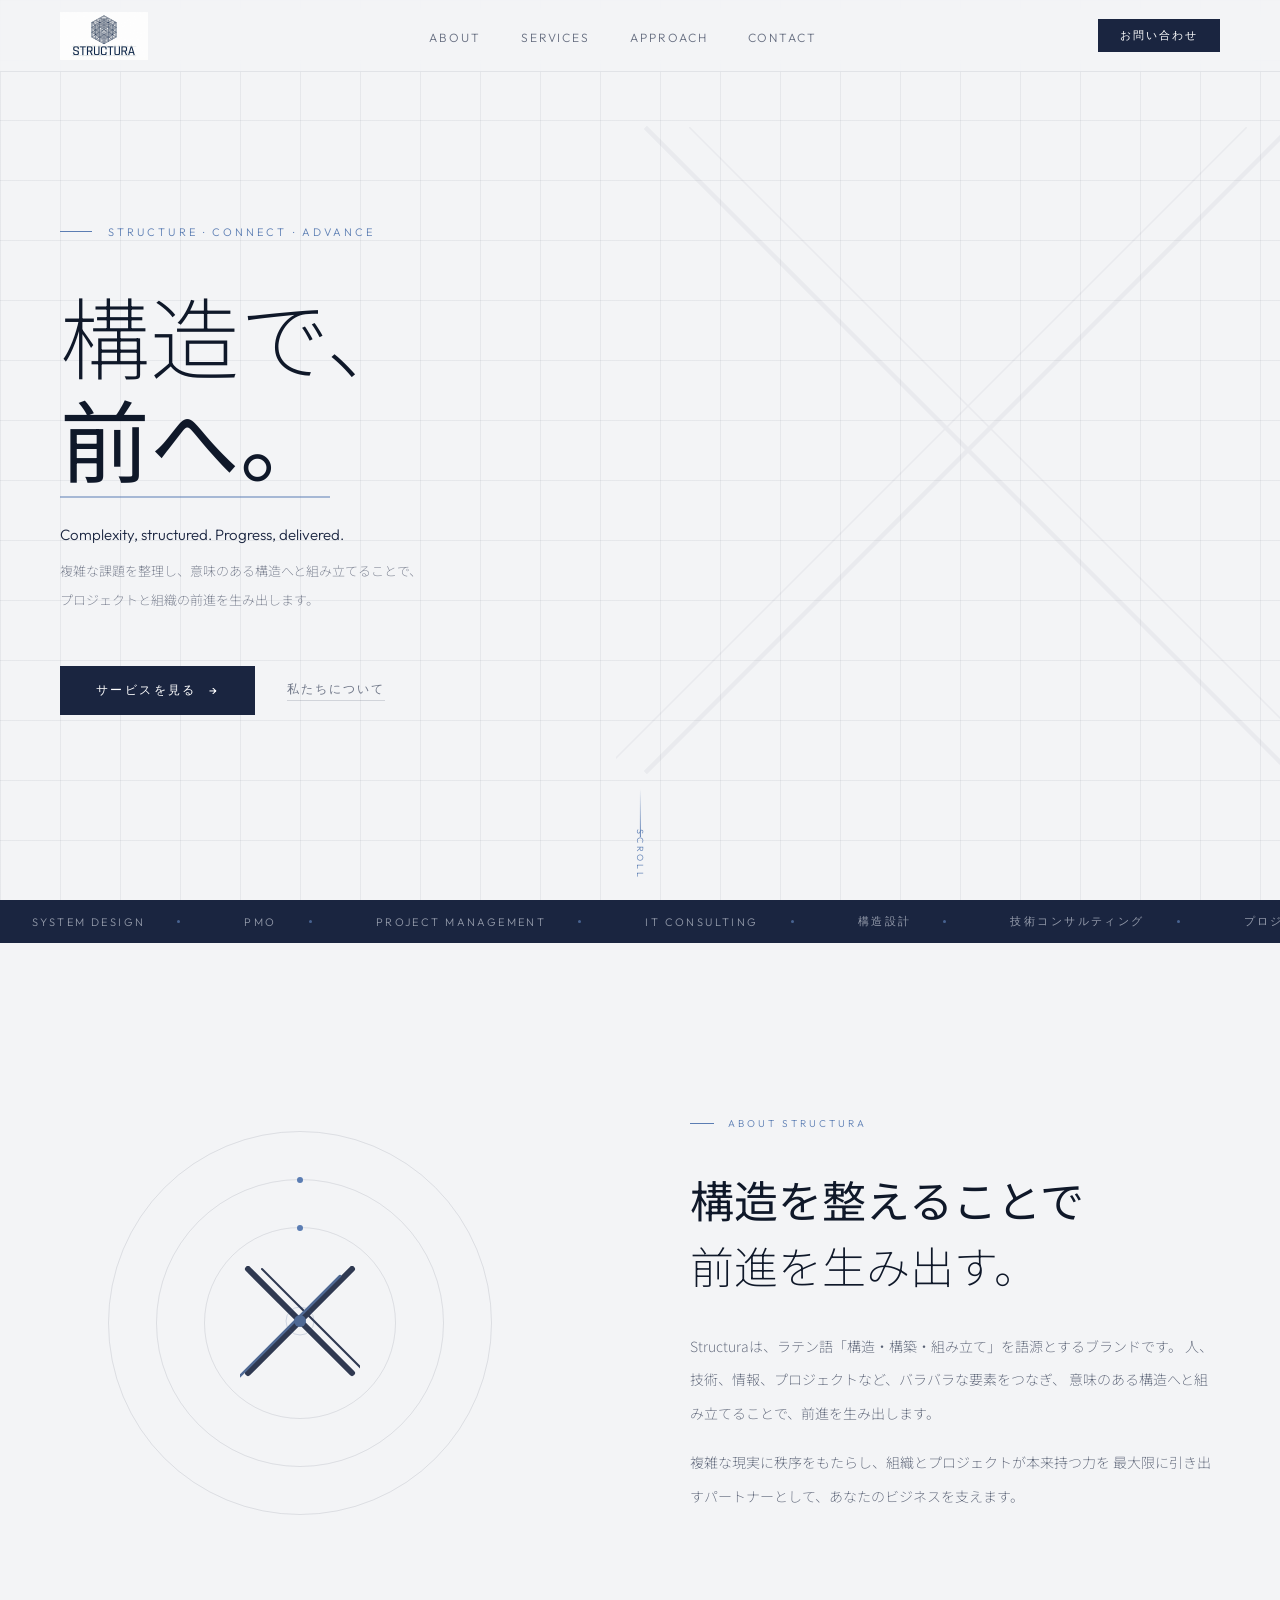
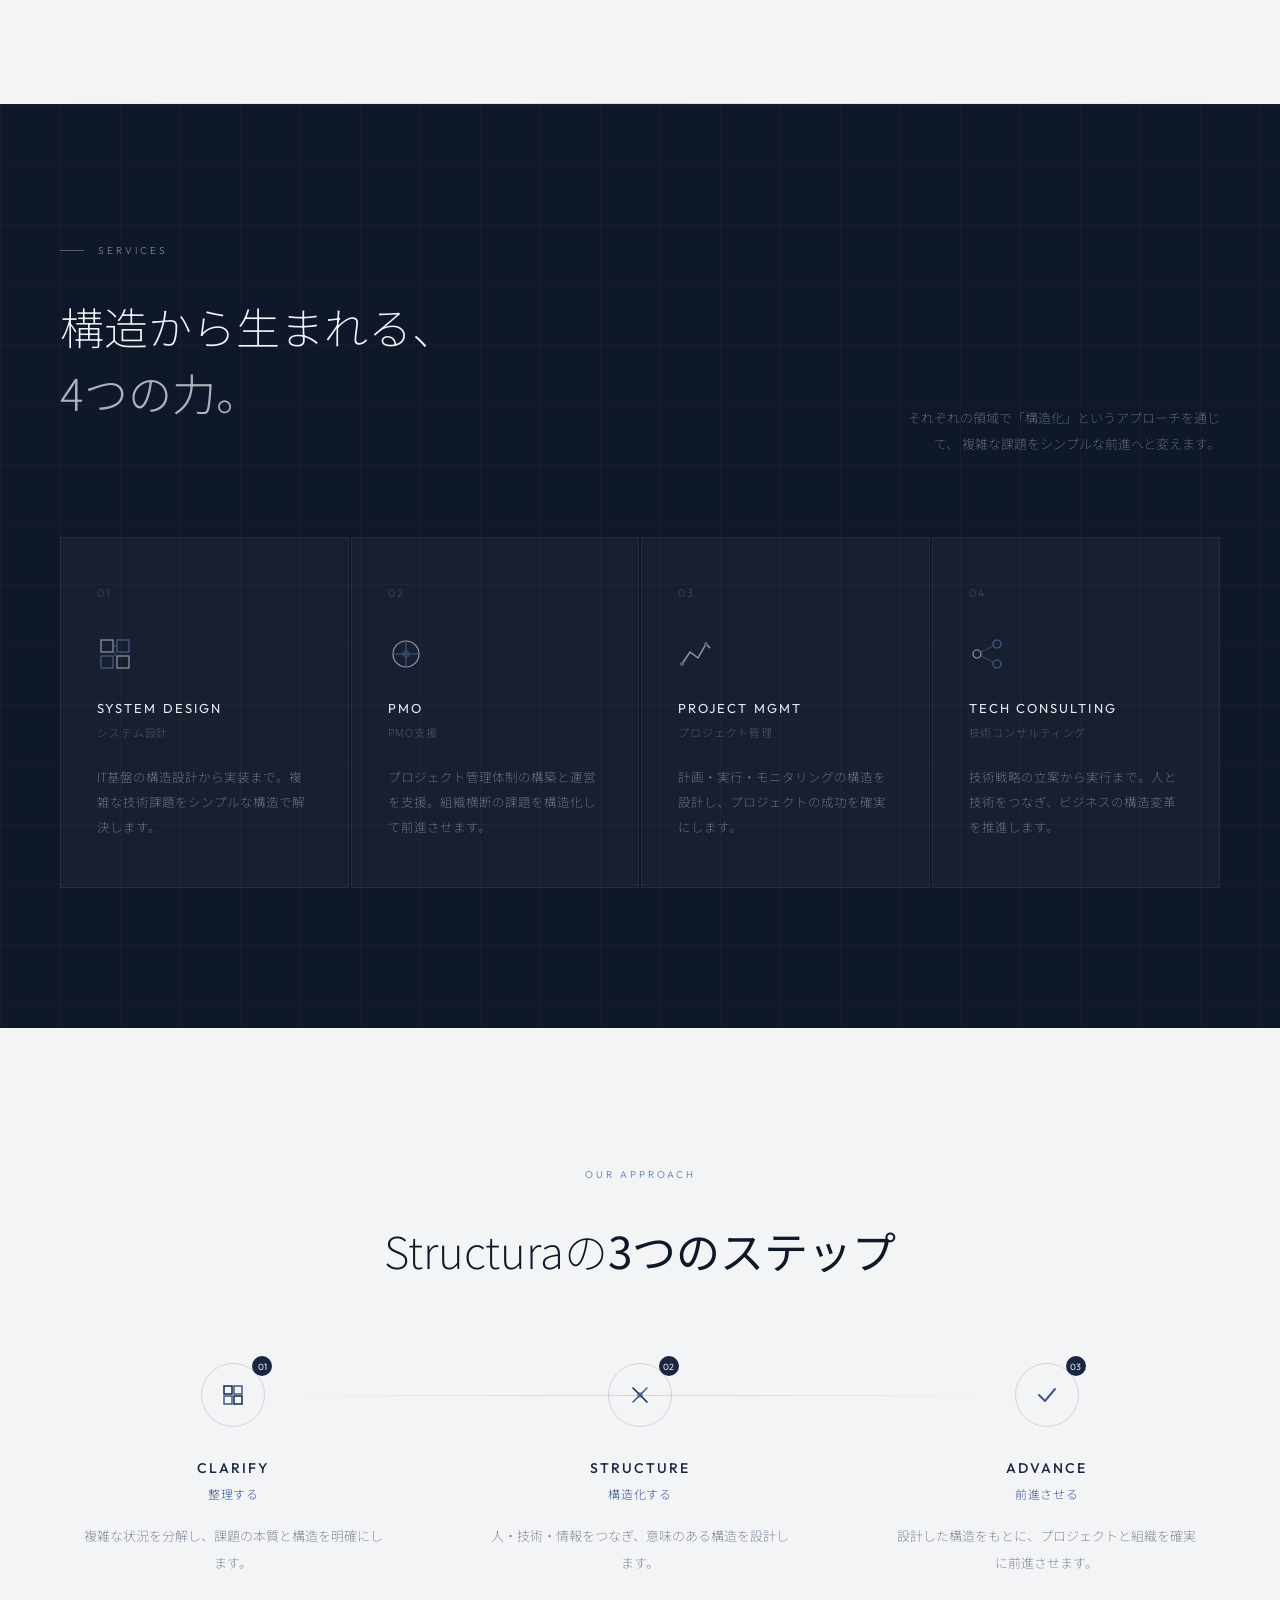
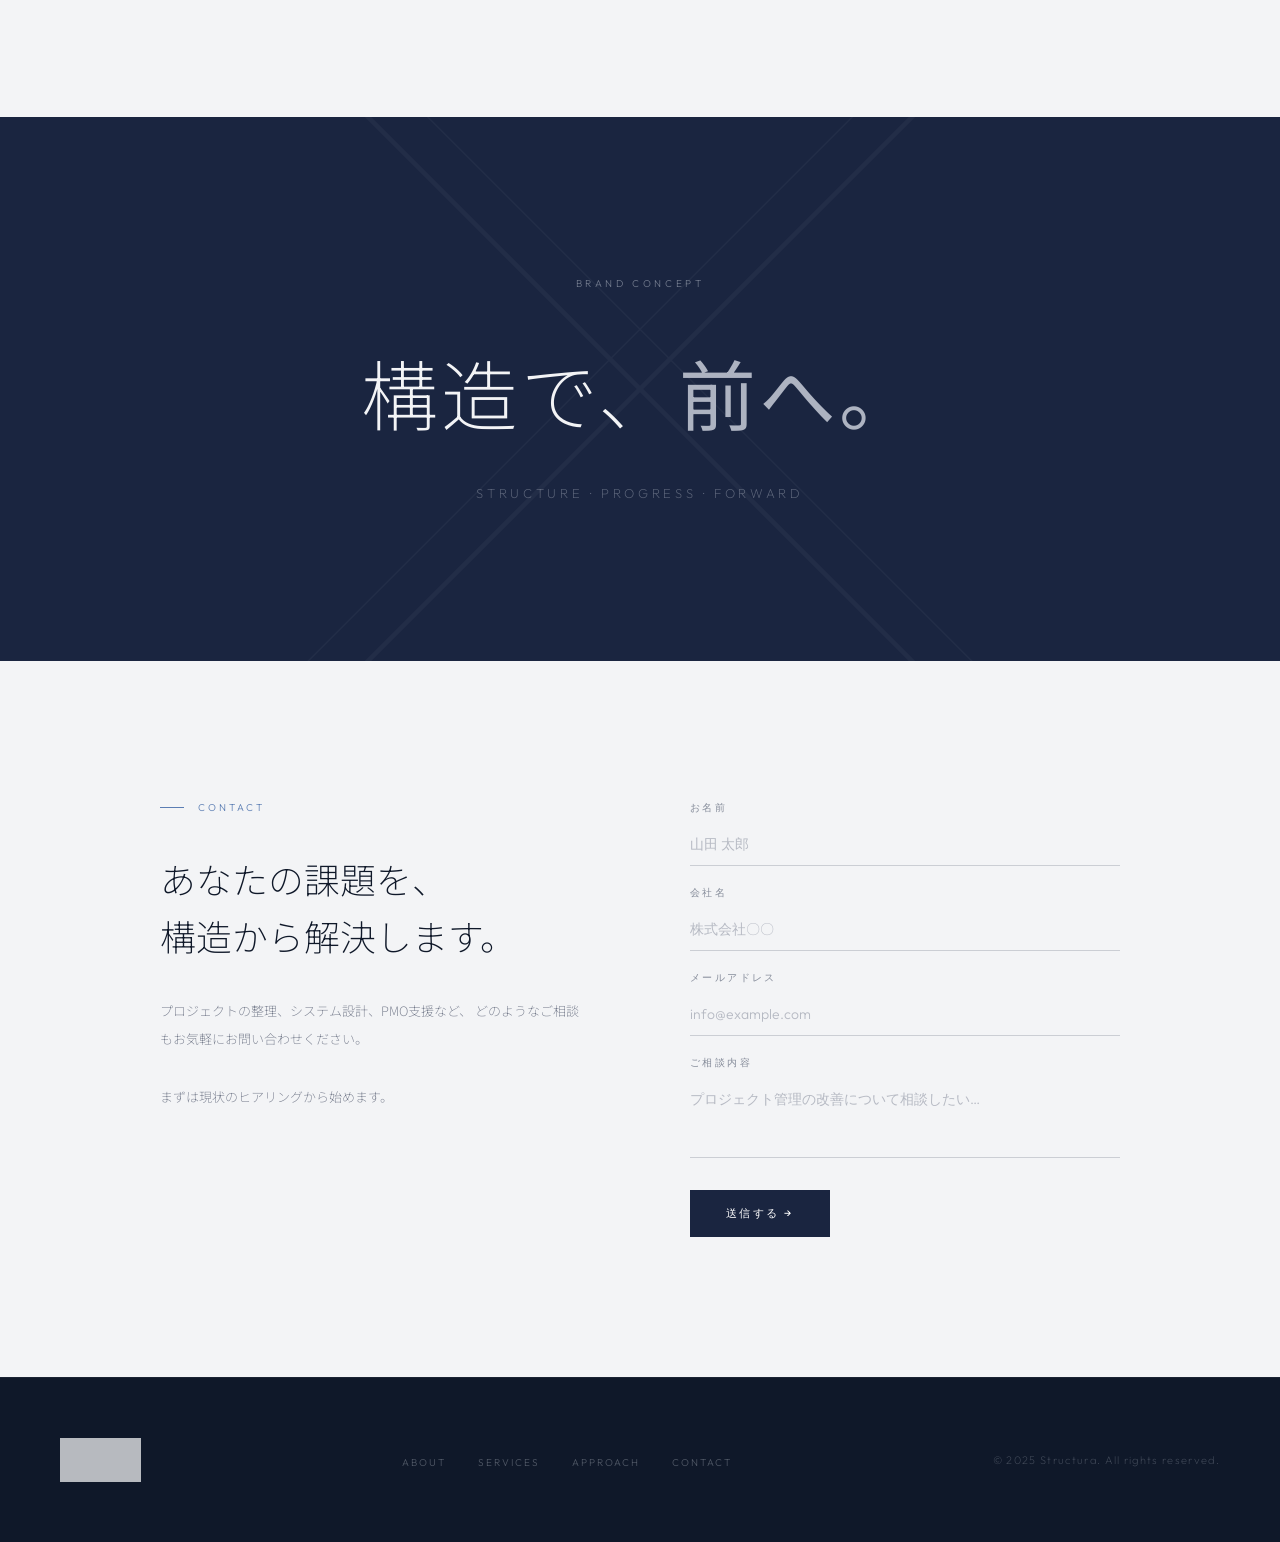
<file: index.html>
<!DOCTYPE html>
<html lang="ja">
<head>
  <meta charset="UTF-8">
  <meta name="viewport" content="width=device-width, initial-scale=1.0">
  <title>STRUCTURA — 構造で、前へ。</title>
  <link rel="preconnect" href="https://fonts.googleapis.com">
  <link href="https://fonts.googleapis.com/css2?family=Outfit:wght@200;300;400;500;600&family=Noto+Sans+JP:wght@200;300;400;500&display=swap" rel="stylesheet">
  <link rel="stylesheet" href="css/style.css">
</head>
<body>

<!-- ── NAV ── -->
<nav>
  <a class="nav-logo" href="#">
    <img src="img/logo.png" alt="STRUCTURA">
  </a>
  <ul class="nav-links">
    <li><a href="#about">About</a></li>
    <li><a href="#services">Services</a></li>
    <li><a href="#approach">Approach</a></li>
    <li><a href="#contact">Contact</a></li>
  </ul>
  <a href="#contact" class="nav-cta">お問い合わせ</a>
  <button class="nav-hamburger" id="hamburger" aria-label="メニュー">
    <span></span><span></span><span></span>
  </button>
</nav>

<!-- ── MOBILE MENU ── -->
<div class="mobile-menu" id="mobileMenu">
  <a href="#about">About</a>
  <a href="#services">Services</a>
  <a href="#approach">Approach</a>
  <a href="#contact">Contact</a>
  <a href="#contact" class="mobile-cta">お問い合わせ</a>
</div>

<!-- ── HERO ── -->
<section id="hero">
  <svg class="hero-bg-x" viewBox="0 0 480 480" fill="none" xmlns="http://www.w3.org/2000/svg">
    <line x1="20" y1="20" x2="460" y2="460" stroke="#1a2540" stroke-width="3"/>
    <line x1="460" y1="20" x2="20" y2="460" stroke="#1a2540" stroke-width="3"/>
    <line x1="20" y1="20" x2="460" y2="460" stroke="#1a2540" stroke-width="1" transform="translate(30,0)"/>
    <line x1="460" y1="20" x2="20" y2="460" stroke="#1a2540" stroke-width="1" transform="translate(-30,0)"/>
  </svg>

  <div class="hero-content">
    <div class="hero-eyebrow">
      <span>Structure · Connect · Advance</span>
    </div>
    <h1 class="hero-title">構造で、<br><em>前へ。</em></h1>
    <p class="hero-sub">Complexity, structured. Progress, delivered.</p>
    <p class="hero-sub-jp">
      複雑な課題を整理し、意味のある構造へと組み立てることで、<br>
      プロジェクトと組織の前進を生み出します。
    </p>
    <div class="hero-actions">
      <a href="#services" class="btn-primary"><span>サービスを見る</span> →</a>
      <a href="#about" class="btn-secondary">私たちについて</a>
    </div>
  </div>

  <div class="hero-scroll-hint">
    <div class="scroll-line"></div>
    <span class="scroll-text">Scroll</span>
  </div>
</section>

<!-- ── TICKER ── -->
<div class="ticker">
  <div class="ticker-track">
    <span class="ticker-item">System Design <span class="ticker-dot"></span></span>
    <span class="ticker-item">PMO <span class="ticker-dot"></span></span>
    <span class="ticker-item">Project Management <span class="ticker-dot"></span></span>
    <span class="ticker-item">IT Consulting <span class="ticker-dot"></span></span>
    <span class="ticker-item">構造設計 <span class="ticker-dot"></span></span>
    <span class="ticker-item">技術コンサルティング <span class="ticker-dot"></span></span>
    <span class="ticker-item">プロジェクトマネジメント <span class="ticker-dot"></span></span>
    <span class="ticker-item">System Design <span class="ticker-dot"></span></span>
    <span class="ticker-item">PMO <span class="ticker-dot"></span></span>
    <span class="ticker-item">Project Management <span class="ticker-dot"></span></span>
    <span class="ticker-item">IT Consulting <span class="ticker-dot"></span></span>
    <span class="ticker-item">構造設計 <span class="ticker-dot"></span></span>
    <span class="ticker-item">技術コンサルティング <span class="ticker-dot"></span></span>
    <span class="ticker-item">プロジェクトマネジメント <span class="ticker-dot"></span></span>
  </div>
</div>

<!-- ── ABOUT ── -->
<section id="about">
  <div class="about-grid">
    <div class="about-visual reveal">
      <div class="about-visual-ring ring-1"></div>
      <div class="about-visual-ring ring-2"></div>
      <div class="about-visual-ring ring-3"></div>
      <div class="about-x-center">
        <svg viewBox="0 0 120 120" fill="none">
          <line x1="8" y1="8" x2="112" y2="112" stroke="#1a2540" stroke-width="6" stroke-linecap="round"/>
          <line x1="112" y1="8" x2="8" y2="112" stroke="#1a2540" stroke-width="6" stroke-linecap="round"/>
          <line x1="8" y1="8" x2="112" y2="112" stroke="#1a2540" stroke-width="2" stroke-linecap="round" transform="translate(14,0)"/>
          <line x1="112" y1="8" x2="8" y2="112" stroke="#3d5a8a" stroke-width="2.5" stroke-linecap="round" transform="translate(-12,7)"/>
          <circle cx="60" cy="60" r="6" fill="#3d5a8a"/>
          <circle cx="60" cy="60" r="14" stroke="#3d5a8a" stroke-width="0.75" stroke-opacity="0.3"/>
        </svg>
      </div>
    </div>

    <div class="about-text">
      <div class="section-label reveal"><span>About Structura</span></div>
      <h2 class="section-heading reveal reveal-delay-1">
        <strong>構造を整えることで</strong><br>前進を生み出す。
      </h2>
      <p class="section-body reveal reveal-delay-2">
        Structuraは、ラテン語「構造・構築・組み立て」を語源とするブランドです。
        人、技術、情報、プロジェクトなど、バラバラな要素をつなぎ、
        意味のある構造へと組み立てることで、前進を生み出します。
      </p>
      <p class="section-body reveal reveal-delay-3">
        複雑な現実に秩序をもたらし、組織とプロジェクトが本来持つ力を
        最大限に引き出すパートナーとして、あなたのビジネスを支えます。
      </p>
    </div>
  </div>
</section>

<div class="section-divider"></div>

<!-- ── SERVICES ── -->
<section id="services">
  <div class="services-header reveal">
    <div>
      <div class="section-label"><span>Services</span></div>
      <h2 class="section-heading">構造から生まれる、<br><strong style="font-weight:300;opacity:0.7">4つの力。</strong></h2>
    </div>
    <p class="services-header-note">
      それぞれの領域で「構造化」というアプローチを通じて、
      複雑な課題をシンプルな前進へと変えます。
    </p>
  </div>

  <div class="services-grid">
    <div class="service-card reveal">
      <div class="service-number">01</div>
      <svg class="service-icon" viewBox="0 0 36 36" fill="none">
        <rect x="4" y="4" width="12" height="12" stroke="#c8cdd8" stroke-width="1.2"/>
        <rect x="20" y="4" width="12" height="12" stroke="#5b7db3" stroke-width="1.2"/>
        <rect x="4" y="20" width="12" height="12" stroke="#5b7db3" stroke-width="1.2"/>
        <rect x="20" y="20" width="12" height="12" stroke="#c8cdd8" stroke-width="1.2"/>
        <line x1="16" y1="10" x2="20" y2="10" stroke="#5b7db3" stroke-width="1"/>
        <line x1="18" y1="16" x2="18" y2="20" stroke="#5b7db3" stroke-width="1"/>
      </svg>
      <div class="service-title">System Design</div>
      <div class="service-title-jp">システム設計</div>
      <p class="service-desc">IT基盤の構造設計から実装まで。複雑な技術課題をシンプルな構造で解決します。</p>
    </div>

    <div class="service-card reveal reveal-delay-1">
      <div class="service-number">02</div>
      <svg class="service-icon" viewBox="0 0 36 36" fill="none">
        <circle cx="18" cy="18" r="13" stroke="#c8cdd8" stroke-width="1.2"/>
        <line x1="18" y1="5" x2="18" y2="31" stroke="#5b7db3" stroke-width="1"/>
        <line x1="5" y1="18" x2="31" y2="18" stroke="#5b7db3" stroke-width="1"/>
        <circle cx="18" cy="18" r="4" fill="#3d5a8a" opacity="0.6"/>
      </svg>
      <div class="service-title">PMO</div>
      <div class="service-title-jp">PMO支援</div>
      <p class="service-desc">プロジェクト管理体制の構築と運営を支援。組織横断の課題を構造化して前進させます。</p>
    </div>

    <div class="service-card reveal reveal-delay-2">
      <div class="service-number">03</div>
      <svg class="service-icon" viewBox="0 0 36 36" fill="none">
        <polyline points="4,28 12,16 20,22 28,8 32,12" stroke="#c8cdd8" stroke-width="1.5" fill="none"/>
        <circle cx="4" cy="28" r="2" fill="#5b7db3"/>
        <circle cx="28" cy="8" r="2" fill="#5b7db3"/>
      </svg>
      <div class="service-title">Project Mgmt</div>
      <div class="service-title-jp">プロジェクト管理</div>
      <p class="service-desc">計画・実行・モニタリングの構造を設計し、プロジェクトの成功を確実にします。</p>
    </div>

    <div class="service-card reveal reveal-delay-3">
      <div class="service-number">04</div>
      <svg class="service-icon" viewBox="0 0 36 36" fill="none">
        <circle cx="8" cy="18" r="4" stroke="#c8cdd8" stroke-width="1.2"/>
        <circle cx="28" cy="8" r="4" stroke="#5b7db3" stroke-width="1.2"/>
        <circle cx="28" cy="28" r="4" stroke="#5b7db3" stroke-width="1.2"/>
        <line x1="12" y1="16" x2="24" y2="10" stroke="#5b7db3" stroke-width="1" opacity="0.7"/>
        <line x1="12" y1="20" x2="24" y2="26" stroke="#5b7db3" stroke-width="1" opacity="0.7"/>
      </svg>
      <div class="service-title">Tech Consulting</div>
      <div class="service-title-jp">技術コンサルティング</div>
      <p class="service-desc">技術戦略の立案から実行まで。人と技術をつなぎ、ビジネスの構造変革を推進します。</p>
    </div>
  </div>
</section>

<!-- ── APPROACH ── -->
<section id="approach">
  <div class="approach-inner">
    <div class="approach-header">
      <div class="section-label reveal"><span>Our Approach</span></div>
      <h2 class="section-heading reveal reveal-delay-1">Structuraの<strong>3つのステップ</strong></h2>
    </div>
    <div class="approach-steps">
      <div class="approach-step reveal">
        <div class="step-circle">
          <span class="step-num">01</span>
          <svg viewBox="0 0 22 22" fill="none">
            <rect x="2" y="2" width="8" height="8" stroke="#1a2540" stroke-width="1.5"/>
            <rect x="12" y="2" width="8" height="8" stroke="#3d5a8a" stroke-width="1.5"/>
            <rect x="2" y="12" width="8" height="8" stroke="#3d5a8a" stroke-width="1.5"/>
            <rect x="12" y="12" width="8" height="8" stroke="#1a2540" stroke-width="1.5"/>
          </svg>
        </div>
        <div class="step-title">Clarify</div>
        <div class="step-title-jp">整理する</div>
        <p class="step-desc">複雑な状況を分解し、課題の本質と構造を明確にします。</p>
      </div>
      <div class="approach-step reveal reveal-delay-1">
        <div class="step-circle">
          <span class="step-num">02</span>
          <svg viewBox="0 0 22 22" fill="none">
            <line x1="4" y1="4" x2="18" y2="18" stroke="#1a2540" stroke-width="1.5" stroke-linecap="round"/>
            <line x1="18" y1="4" x2="4" y2="18" stroke="#3d5a8a" stroke-width="1.5" stroke-linecap="round"/>
            <circle cx="11" cy="11" r="3" fill="#3d5a8a" opacity="0.5"/>
          </svg>
        </div>
        <div class="step-title">Structure</div>
        <div class="step-title-jp">構造化する</div>
        <p class="step-desc">人・技術・情報をつなぎ、意味のある構造を設計します。</p>
      </div>
      <div class="approach-step reveal reveal-delay-2">
        <div class="step-circle">
          <span class="step-num">03</span>
          <svg viewBox="0 0 22 22" fill="none">
            <polyline points="3,11 9,17 19,5" stroke="#3d5a8a" stroke-width="2" fill="none" stroke-linecap="round" stroke-linejoin="round"/>
          </svg>
        </div>
        <div class="step-title">Advance</div>
        <div class="step-title-jp">前進させる</div>
        <p class="step-desc">設計した構造をもとに、プロジェクトと組織を確実に前進させます。</p>
      </div>
    </div>
  </div>
</section>

<!-- ── CONCEPT ── -->
<section id="concept">
  <svg class="concept-x-bg" viewBox="0 0 600 600" fill="none">
    <line x1="20" y1="20" x2="580" y2="580" stroke="#ffffff" stroke-width="3"/>
    <line x1="580" y1="20" x2="20" y2="580" stroke="#ffffff" stroke-width="3"/>
    <line x1="20" y1="20" x2="580" y2="580" stroke="#ffffff" stroke-width="1" transform="translate(40,0)"/>
    <line x1="580" y1="20" x2="20" y2="580" stroke="#ffffff" stroke-width="1" transform="translate(-40,0)"/>
  </svg>
  <div class="concept-inner">
    <div class="concept-label reveal">Brand Concept</div>
    <div class="concept-quote reveal reveal-delay-1">構造で、<em>前へ。</em></div>
    <div class="concept-sub reveal reveal-delay-2">Structure · Progress · Forward</div>
  </div>
</section>

<!-- ── CONTACT ── -->
<section id="contact">
  <div class="contact-inner">
    <div class="contact-info">
      <div class="section-label reveal"><span>Contact</span></div>
      <h2 class="contact-tagline reveal reveal-delay-1">
        あなたの課題を、<br>構造から解決します。
      </h2>
      <p class="contact-note reveal reveal-delay-2">
        プロジェクトの整理、システム設計、PMO支援など、
        どのようなご相談もお気軽にお問い合わせください。<br><br>
        まずは現状のヒアリングから始めます。
      </p>
    </div>
    <div class="contact-form reveal reveal-delay-1">
      <div class="form-group">
        <label class="form-label">お名前</label>
        <input type="text" class="form-input" placeholder="山田 太郎">
      </div>
      <div class="form-group">
        <label class="form-label">会社名</label>
        <input type="text" class="form-input" placeholder="株式会社〇〇">
      </div>
      <div class="form-group">
        <label class="form-label">メールアドレス</label>
        <input type="email" class="form-input" placeholder="info@example.com">
      </div>
      <div class="form-group">
        <label class="form-label">ご相談内容</label>
        <textarea class="form-input" placeholder="プロジェクト管理の改善について相談したい…"></textarea>
      </div>
      <button class="form-submit">送信する →</button>
    </div>
  </div>
</section>

<!-- ── FOOTER ── -->
<footer>
  <a class="footer-logo" href="#">
    <img src="img/logo.png" alt="STRUCTURA">
  </a>
  <ul class="footer-links">
    <li><a href="#about">About</a></li>
    <li><a href="#services">Services</a></li>
    <li><a href="#approach">Approach</a></li>
    <li><a href="#contact">Contact</a></li>
  </ul>
  <p class="footer-copy">© 2025 Structura. All rights reserved.</p>
</footer>

<script src="js/main.js"></script>
</body>
</html>
</file>
<file: css/style.css>
:root {
  --navy: #1a2540;
  --navy-deep: #0f1829;
  --silver: #c8cdd8;
  --silver-light: #e8eaf0;
  --off-white: #f3f4f6;
  --white: #ffffff;
  --accent: #3d5a8a;
  --accent-light: #5b7db3;
  --grid: rgba(26,37,64,0.06);
}

*, *::before, *::after { box-sizing: border-box; margin: 0; padding: 0; }
html { scroll-behavior: smooth; }
body {
  font-family: 'Outfit', 'Noto Sans JP', sans-serif;
  background: var(--off-white);
  color: var(--navy);
  overflow-x: hidden;
}
body::before {
  content: '';
  position: fixed;
  inset: 0;
  background-image:
    linear-gradient(var(--grid) 1px, transparent 1px),
    linear-gradient(90deg, var(--grid) 1px, transparent 1px);
  background-size: 60px 60px;
  pointer-events: none;
  z-index: 0;
}

/* ── NAV ── */
nav {
  position: fixed;
  top: 0; left: 0; right: 0;
  z-index: 100;
  padding: 0 60px;
  height: 72px;
  display: flex;
  align-items: center;
  justify-content: space-between;
  background: rgba(243,244,246,0.88);
  backdrop-filter: blur(16px);
  border-bottom: 1px solid rgba(26,37,64,0.08);
  transition: background 0.3s;
}
.nav-logo { display: flex; align-items: center; text-decoration: none; }
.nav-logo img { height: 48px; width: auto; object-fit: contain; }
.nav-links { display: flex; gap: 40px; list-style: none; }
.nav-links a {
  font-family: 'Outfit', sans-serif;
  font-weight: 300;
  font-size: 12px;
  letter-spacing: 0.16em;
  color: var(--navy);
  text-decoration: none;
  opacity: 0.65;
  transition: opacity 0.25s;
  text-transform: uppercase;
}
.nav-links a:hover { opacity: 1; }
.nav-cta {
  font-family: 'Outfit', sans-serif;
  font-weight: 400;
  font-size: 11px;
  letter-spacing: 0.18em;
  text-transform: uppercase;
  color: var(--white);
  background: var(--navy);
  padding: 9px 22px;
  text-decoration: none;
  transition: background 0.25s;
}
.nav-cta:hover { background: var(--accent); }

/* ── HAMBURGER ── */
.nav-hamburger {
  display: none;
  flex-direction: column;
  justify-content: center;
  gap: 5px;
  width: 36px;
  height: 36px;
  cursor: pointer;
  background: none;
  border: none;
  padding: 4px;
  z-index: 200;
}
.nav-hamburger span {
  display: block;
  width: 100%;
  height: 1px;
  background: var(--navy);
  transition: transform 0.3s ease, opacity 0.3s ease;
  transform-origin: center;
}
.nav-hamburger.open span:nth-child(1) { transform: translateY(6px) rotate(45deg); }
.nav-hamburger.open span:nth-child(2) { opacity: 0; transform: scaleX(0); }
.nav-hamburger.open span:nth-child(3) { transform: translateY(-6px) rotate(-45deg); }

/* ── MOBILE MENU ── */
.mobile-menu {
  display: none;
  position: fixed;
  top: 64px; left: 0; right: 0;
  background: rgba(243,244,246,0.97);
  backdrop-filter: blur(20px);
  border-bottom: 1px solid rgba(26,37,64,0.08);
  padding: 32px 28px 40px;
  z-index: 99;
  flex-direction: column;
  transform: translateY(-8px);
  opacity: 0;
  transition: transform 0.3s ease, opacity 0.3s ease;
  pointer-events: none;
}
.mobile-menu.open {
  transform: translateY(0);
  opacity: 1;
  pointer-events: auto;
}
.mobile-menu a {
  display: block;
  font-family: 'Outfit', sans-serif;
  font-weight: 300;
  font-size: 13px;
  letter-spacing: 0.2em;
  text-transform: uppercase;
  color: var(--navy);
  text-decoration: none;
  padding: 16px 0;
  border-bottom: 1px solid rgba(26,37,64,0.07);
  opacity: 0.75;
  transition: opacity 0.2s;
}
.mobile-menu a:last-child { border-bottom: none; }
.mobile-menu a:hover { opacity: 1; }
.mobile-menu .mobile-cta {
  margin-top: 24px;
  display: block;
  text-align: center;
  font-weight: 400;
  color: var(--white);
  background: var(--navy);
  padding: 14px 28px;
  border-bottom: none !important;
  opacity: 1 !important;
}

/* ── HERO ── */
#hero {
  position: relative;
  min-height: 100vh;
  display: flex;
  align-items: center;
  padding: 120px 60px 80px;
  overflow: hidden;
}
.hero-bg-x {
  position: absolute;
  right: -40px; top: 50%;
  transform: translateY(-50%);
  width: 55vw; max-width: 780px;
  opacity: 0.045;
  pointer-events: none;
}
.hero-content { position: relative; z-index: 2; max-width: 760px; }
.hero-eyebrow {
  display: flex;
  align-items: center;
  gap: 16px;
  margin-bottom: 44px;
  opacity: 0;
  animation: fadeUp 0.9s ease 0.2s forwards;
}
.hero-eyebrow::before {
  content: '';
  display: block;
  width: 32px; height: 1px;
  background: var(--accent-light);
}
.hero-eyebrow span {
  font-family: 'Outfit', sans-serif;
  font-weight: 300;
  font-size: 11px;
  letter-spacing: 0.28em;
  text-transform: uppercase;
  color: var(--accent-light);
}
.hero-title {
  font-family: 'Noto Sans JP', sans-serif;
  font-weight: 200;
  font-size: clamp(52px, 7vw, 92px);
  line-height: 1.15;
  color: var(--navy-deep);
  margin-bottom: 32px;
  opacity: 0;
  animation: fadeUp 1s ease 0.4s forwards;
}
.hero-title em {
  font-style: normal;
  font-weight: 400;
  position: relative;
}
.hero-title em::after {
  content: '';
  position: absolute;
  bottom: 4px; left: 0;
  width: 100%; height: 2px;
  background: var(--accent-light);
  opacity: 0.5;
}
.hero-sub {
  font-family: 'Outfit', sans-serif;
  font-weight: 300;
  font-size: 15px;
  line-height: 1.9;
  color: var(--navy);
  max-width: 480px;
  opacity: 0;
  animation: fadeUp 1s ease 0.6s forwards;
}
.hero-sub-jp {
  font-family: 'Noto Sans JP', sans-serif;
  font-weight: 200;
  font-size: 13px;
  line-height: 2.2;
  color: rgba(26,37,64,0.6);
  margin-top: 8px;
  opacity: 0;
  animation: fadeUp 1s ease 0.7s forwards;
}
.hero-actions {
  margin-top: 52px;
  display: flex;
  align-items: center;
  gap: 32px;
  opacity: 0;
  animation: fadeUp 1s ease 0.8s forwards;
}
.btn-primary {
  display: inline-flex;
  align-items: center;
  gap: 12px;
  font-family: 'Outfit', sans-serif;
  font-weight: 400;
  font-size: 12px;
  letter-spacing: 0.2em;
  text-transform: uppercase;
  color: var(--white);
  background: var(--navy);
  padding: 16px 36px;
  text-decoration: none;
  position: relative;
  overflow: hidden;
  transition: all 0.3s ease;
}
.btn-primary::before {
  content: '';
  position: absolute;
  left: -100%; top: 0;
  width: 100%; height: 100%;
  background: var(--accent);
  transition: left 0.3s ease;
  z-index: 0;
}
.btn-primary:hover::before { left: 0; }
.btn-primary span { position: relative; z-index: 1; }
.btn-secondary {
  font-family: 'Outfit', sans-serif;
  font-weight: 300;
  font-size: 12px;
  letter-spacing: 0.16em;
  text-transform: uppercase;
  color: var(--navy);
  text-decoration: none;
  opacity: 0.6;
  border-bottom: 1px solid rgba(26,37,64,0.25);
  padding-bottom: 2px;
  transition: opacity 0.25s;
}
.btn-secondary:hover { opacity: 1; }
.hero-scroll-hint {
  position: absolute;
  bottom: 40px; left: 50%;
  transform: translateX(-50%);
  display: flex;
  flex-direction: column;
  align-items: center;
  gap: 8px;
  opacity: 0;
  animation: fadeIn 1s ease 1.5s forwards;
}
.scroll-line {
  width: 1px; height: 48px;
  background: linear-gradient(to bottom, transparent, var(--accent-light));
  animation: scrollPulse 2s ease-in-out infinite;
}
.scroll-text {
  font-family: 'Outfit', sans-serif;
  font-weight: 300;
  font-size: 9px;
  letter-spacing: 0.3em;
  text-transform: uppercase;
  color: var(--accent-light);
  transform: rotate(90deg);
  margin-top: 4px;
}

/* ── DIVIDER ── */
.section-divider {
  width: 100%; height: 1px;
  background: linear-gradient(to right, transparent, var(--navy), transparent);
  opacity: 0.12;
}

/* ── TICKER ── */
.ticker {
  background: var(--navy);
  padding: 14px 0;
  overflow: hidden;
  position: relative;
  z-index: 2;
}
.ticker-track {
  display: flex;
  animation: ticker 24s linear infinite;
  white-space: nowrap;
}
.ticker-item {
  display: inline-flex;
  align-items: center;
  gap: 32px;
  padding: 0 32px;
  font-family: 'Outfit', sans-serif;
  font-weight: 300;
  font-size: 11px;
  letter-spacing: 0.22em;
  text-transform: uppercase;
  color: var(--silver);
  opacity: 0.7;
}
.ticker-dot {
  width: 3px; height: 3px;
  background: var(--accent-light);
  border-radius: 50%;
  flex-shrink: 0;
}

/* ── SHARED SECTION PARTS ── */
.section-label {
  display: flex;
  align-items: center;
  gap: 14px;
  margin-bottom: 36px;
}
.section-label::before {
  content: '';
  display: block;
  width: 24px; height: 1px;
  background: var(--accent-light);
}
.section-label span {
  font-family: 'Outfit', sans-serif;
  font-weight: 300;
  font-size: 10px;
  letter-spacing: 0.3em;
  text-transform: uppercase;
  color: var(--accent-light);
}
.section-heading {
  font-family: 'Noto Sans JP', sans-serif;
  font-weight: 200;
  font-size: clamp(28px, 3.5vw, 44px);
  line-height: 1.5;
  color: var(--navy-deep);
  margin-bottom: 32px;
}
.section-heading strong { font-weight: 400; }
.section-body {
  font-family: 'Noto Sans JP', sans-serif;
  font-weight: 200;
  font-size: 14px;
  line-height: 2.4;
  color: rgba(26,37,64,0.72);
  margin-bottom: 16px;
}

/* ── ABOUT ── */
#about { padding: 140px 60px; position: relative; overflow: hidden; }
.about-grid {
  display: grid;
  grid-template-columns: 1fr 1fr;
  gap: 100px;
  align-items: center;
  max-width: 1200px;
  margin: 0 auto;
}
.about-visual {
  position: relative;
  display: flex;
  align-items: center;
  justify-content: center;
  aspect-ratio: 1;
  max-width: 480px;
}
.about-visual-ring {
  position: absolute;
  border: 1px solid rgba(26,37,64,0.1);
  border-radius: 50%;
}
.ring-1 { width: 80%; height: 80%; }
.ring-2 { width: 60%; height: 60%; animation: rotateSlow 20s linear infinite; }
.ring-3 { width: 40%; height: 40%; animation: rotateSlow 14s linear infinite reverse; }
.ring-2::before, .ring-3::before {
  content: '';
  position: absolute;
  top: -3px; left: 50%;
  width: 6px; height: 6px;
  background: var(--accent-light);
  border-radius: 50%;
  transform: translateX(-50%);
}
.about-x-center { position: relative; z-index: 2; }
.about-x-center svg { width: 120px; height: 120px; opacity: 0.9; }

/* ── SERVICES ── */
#services { padding: 140px 60px; background: var(--navy-deep); position: relative; overflow: hidden; }
#services::before {
  content: '';
  position: absolute;
  inset: 0;
  background-image:
    linear-gradient(rgba(255,255,255,0.025) 1px, transparent 1px),
    linear-gradient(90deg, rgba(255,255,255,0.025) 1px, transparent 1px);
  background-size: 60px 60px;
  pointer-events: none;
}
.services-header {
  max-width: 1200px;
  margin: 0 auto 80px;
  display: flex;
  align-items: flex-end;
  justify-content: space-between;
  gap: 40px;
}
.services-header .section-heading { color: var(--off-white); max-width: 480px; }
.services-header .section-label::before { background: rgba(200,205,216,0.4); }
.services-header .section-label span { color: rgba(200,205,216,0.6); }
.services-header-note {
  font-family: 'Noto Sans JP', sans-serif;
  font-weight: 200;
  font-size: 13px;
  line-height: 2;
  color: rgba(200,205,216,0.5);
  max-width: 320px;
  text-align: right;
}
.services-grid {
  max-width: 1200px;
  margin: 0 auto;
  display: grid;
  grid-template-columns: repeat(4, 1fr);
  gap: 2px;
}
.service-card {
  background: rgba(255,255,255,0.03);
  border: 1px solid rgba(255,255,255,0.06);
  padding: 48px 36px;
  transition: background 0.3s, border-color 0.3s;
  position: relative;
  overflow: hidden;
  cursor: default;
}
.service-card::before {
  content: '';
  position: absolute;
  top: 0; left: 0;
  width: 100%; height: 2px;
  background: linear-gradient(to right, var(--accent), var(--accent-light));
  transform: scaleX(0);
  transform-origin: left;
  transition: transform 0.4s ease;
}
.service-card:hover { background: rgba(255,255,255,0.055); border-color: rgba(255,255,255,0.1); }
.service-card:hover::before { transform: scaleX(1); }
.service-number {
  font-family: 'Outfit', sans-serif;
  font-weight: 200; font-size: 11px;
  letter-spacing: 0.2em;
  color: rgba(200,205,216,0.3);
  margin-bottom: 36px;
}
.service-icon { width: 36px; height: 36px; margin-bottom: 24px; opacity: 0.7; }
.service-title {
  font-family: 'Outfit', sans-serif;
  font-weight: 400; font-size: 13px;
  letter-spacing: 0.16em;
  text-transform: uppercase;
  color: var(--silver-light);
  margin-bottom: 8px;
}
.service-title-jp {
  font-family: 'Noto Sans JP', sans-serif;
  font-weight: 200; font-size: 11px;
  color: rgba(200,205,216,0.4);
  margin-bottom: 24px;
  letter-spacing: 0.08em;
}
.service-desc {
  font-family: 'Noto Sans JP', sans-serif;
  font-weight: 200; font-size: 12.5px;
  line-height: 2;
  color: rgba(200,205,216,0.55);
}

/* ── APPROACH ── */
#approach { padding: 140px 60px; position: relative; }
.approach-inner { max-width: 1200px; margin: 0 auto; }
.approach-header { margin-bottom: 80px; text-align: center; }
.approach-header .section-label { justify-content: center; }
.approach-header .section-label::before { display: none; }
.approach-steps {
  display: grid;
  grid-template-columns: repeat(3, 1fr);
  gap: 60px;
  position: relative;
}
.approach-steps::before {
  content: '';
  position: absolute;
  top: 32px;
  left: calc(16.66% + 20px);
  right: calc(16.66% + 20px);
  height: 1px;
  background: linear-gradient(to right, transparent, var(--navy), transparent);
  opacity: 0.15;
}
.approach-step { text-align: center; padding: 0 20px; }
.step-circle {
  width: 64px; height: 64px;
  border: 1px solid rgba(26,37,64,0.15);
  border-radius: 50%;
  display: flex;
  align-items: center;
  justify-content: center;
  margin: 0 auto 32px;
  position: relative;
  transition: all 0.35s ease;
}
.step-circle:hover { border-color: var(--accent-light); background: rgba(91,125,179,0.06); }
.step-circle svg { width: 22px; height: 22px; }
.step-num {
  position: absolute;
  top: -8px; right: -8px;
  width: 20px; height: 20px;
  background: var(--navy);
  border-radius: 50%;
  display: flex;
  align-items: center;
  justify-content: center;
  font-family: 'Outfit', sans-serif;
  font-weight: 400; font-size: 9px;
  color: var(--silver-light);
}
.step-title {
  font-family: 'Outfit', sans-serif;
  font-weight: 500; font-size: 14px;
  letter-spacing: 0.14em;
  text-transform: uppercase;
  color: var(--navy);
  margin-bottom: 8px;
}
.step-title-jp {
  font-family: 'Noto Sans JP', sans-serif;
  font-weight: 300; font-size: 12px;
  color: var(--accent);
  margin-bottom: 20px;
  letter-spacing: 0.06em;
}
.step-desc {
  font-family: 'Noto Sans JP', sans-serif;
  font-weight: 200; font-size: 13px;
  line-height: 2.1;
  color: rgba(26,37,64,0.6);
}

/* ── CONCEPT ── */
#concept {
  padding: 160px 60px;
  background: var(--navy);
  text-align: center;
  position: relative;
  overflow: hidden;
}
.concept-x-bg {
  position: absolute;
  top: 50%; left: 50%;
  transform: translate(-50%,-50%);
  width: 70vw; max-width: 900px;
  opacity: 0.035;
  pointer-events: none;
}
.concept-inner { position: relative; z-index: 2; max-width: 800px; margin: 0 auto; }
.concept-label {
  font-family: 'Outfit', sans-serif;
  font-weight: 300; font-size: 10px;
  letter-spacing: 0.36em;
  text-transform: uppercase;
  color: rgba(200,205,216,0.5);
  margin-bottom: 48px;
}
.concept-quote {
  font-family: 'Noto Sans JP', sans-serif;
  font-weight: 200;
  font-size: clamp(36px, 6vw, 80px);
  line-height: 1.4;
  color: var(--off-white);
  letter-spacing: 0.04em;
  margin-bottom: 24px;
}
.concept-quote em { font-style: normal; font-weight: 400; color: rgba(200,205,216,0.85); }
.concept-sub {
  font-family: 'Outfit', sans-serif;
  font-weight: 200; font-size: 13px;
  letter-spacing: 0.28em;
  text-transform: uppercase;
  color: rgba(200,205,216,0.4);
  margin-top: 40px;
}

/* ── CONTACT ── */
#contact { padding: 140px 60px; position: relative; }
.contact-inner {
  max-width: 960px;
  margin: 0 auto;
  display: grid;
  grid-template-columns: 1fr 1fr;
  gap: 100px;
  align-items: start;
}
.contact-tagline {
  font-family: 'Noto Sans JP', sans-serif;
  font-weight: 200;
  font-size: clamp(24px, 2.8vw, 36px);
  line-height: 1.6;
  color: var(--navy-deep);
  margin-bottom: 32px;
}
.contact-note {
  font-family: 'Noto Sans JP', sans-serif;
  font-weight: 200; font-size: 13px;
  line-height: 2.2;
  color: rgba(26,37,64,0.6);
}
.contact-form { display: flex; flex-direction: column; gap: 20px; }
.form-group { display: flex; flex-direction: column; gap: 8px; }
.form-label {
  font-family: 'Outfit', sans-serif;
  font-weight: 300; font-size: 10px;
  letter-spacing: 0.24em;
  text-transform: uppercase;
  color: rgba(26,37,64,0.5);
}
.form-input {
  background: transparent;
  border: none;
  border-bottom: 1px solid rgba(26,37,64,0.18);
  padding: 12px 0;
  font-family: 'Outfit', sans-serif;
  font-weight: 300; font-size: 14px;
  color: var(--navy);
  outline: none;
  transition: border-color 0.25s;
  width: 100%;
}
.form-input::placeholder { color: rgba(26,37,64,0.28); }
.form-input:focus { border-color: var(--accent-light); }
textarea.form-input { resize: none; height: 80px; padding-top: 12px; }
.form-submit {
  margin-top: 12px;
  display: inline-flex;
  align-items: center;
  gap: 14px;
  font-family: 'Outfit', sans-serif;
  font-weight: 400; font-size: 11px;
  letter-spacing: 0.22em;
  text-transform: uppercase;
  color: var(--white);
  background: var(--navy);
  border: none;
  padding: 16px 36px;
  cursor: pointer;
  transition: background 0.25s;
  align-self: flex-start;
}
.form-submit:hover { background: var(--accent); }

/* ── FOOTER ── */
footer {
  background: var(--navy-deep);
  padding: 60px;
  display: flex;
  align-items: center;
  justify-content: space-between;
  gap: 40px;
  border-top: 1px solid rgba(255,255,255,0.05);
}
.footer-logo { display: flex; align-items: center; text-decoration: none; }
.footer-logo img {
  height: 44px; width: auto;
  opacity: 0.7;
  filter: brightness(0) invert(1);
}
.footer-copy {
  font-family: 'Outfit', sans-serif;
  font-weight: 200; font-size: 11px;
  letter-spacing: 0.12em;
  color: rgba(200,205,216,0.3);
}
.footer-links { display: flex; gap: 32px; list-style: none; }
.footer-links a {
  font-family: 'Outfit', sans-serif;
  font-weight: 300; font-size: 10px;
  letter-spacing: 0.2em;
  text-transform: uppercase;
  color: rgba(200,205,216,0.35);
  text-decoration: none;
  transition: color 0.25s;
}
.footer-links a:hover { color: rgba(200,205,216,0.75); }

/* ════════════════════════════════════════
   ANIMATIONS
════════════════════════════════════════ */
@keyframes fadeUp {
  from { opacity: 0; transform: translateY(24px); }
  to   { opacity: 1; transform: translateY(0); }
}
@keyframes fadeIn {
  from { opacity: 0; }
  to   { opacity: 1; }
}
@keyframes ticker {
  from { transform: translateX(0); }
  to   { transform: translateX(-50%); }
}
@keyframes rotateSlow {
  from { transform: rotate(0deg); }
  to   { transform: rotate(360deg); }
}
@keyframes scrollPulse {
  0%, 100% { transform: scaleY(1); opacity: 0.6; }
  50%       { transform: scaleY(1.3); opacity: 1; }
}

/* ── SCROLL REVEAL ── */
.reveal {
  opacity: 0;
  transform: translateY(30px);
  transition: opacity 0.8s ease, transform 0.8s ease;
}
.reveal.visible { opacity: 1; transform: none; }
.reveal-delay-1 { transition-delay: 0.1s; }
.reveal-delay-2 { transition-delay: 0.2s; }
.reveal-delay-3 { transition-delay: 0.3s; }
.reveal-delay-4 { transition-delay: 0.4s; }

/* ════════════════════════════════════════
   RESPONSIVE — TABLET ≤ 1024px
════════════════════════════════════════ */
@media (max-width: 1024px) {
  nav { padding: 0 32px; }
  #hero { padding: 120px 32px 80px; }
  #about { padding: 100px 32px; }
  .about-grid { gap: 60px; }
  #services { padding: 100px 32px; }
  .services-header { flex-direction: column; align-items: flex-start; gap: 20px; }
  .services-header-note { text-align: left; max-width: 100%; }
  .services-grid { grid-template-columns: repeat(2, 1fr); }
  #approach { padding: 100px 32px; }
  .approach-steps { gap: 40px; }
  #concept { padding: 120px 32px; }
  #contact { padding: 100px 32px; }
  .contact-inner { gap: 60px; }
  footer { padding: 48px 32px; }
}

/* ════════════════════════════════════════
   RESPONSIVE — MOBILE ≤ 768px
════════════════════════════════════════ */
@media (max-width: 768px) {
  nav { padding: 0 24px; height: 64px; }
  .nav-links, .nav-cta { display: none; }
  .nav-hamburger { display: flex; }
  .nav-logo img { height: 28px; }

  #hero { padding: 100px 24px 80px; min-height: 100svh; }
  .hero-eyebrow { margin-bottom: 28px; }
  .hero-title { font-size: clamp(40px, 10vw, 64px); margin-bottom: 24px; }
  .hero-sub { font-size: 14px; }
  .hero-sub-jp { font-size: 12px; }
  .hero-actions { flex-direction: column; align-items: flex-start; gap: 20px; margin-top: 36px; }
  .btn-primary { width: 100%; justify-content: center; }
  .hero-bg-x { width: 90vw; right: -20px; opacity: 0.03; }

  #about { padding: 80px 24px; }
  .about-grid { grid-template-columns: 1fr; gap: 48px; }
  .about-visual { max-width: 220px; margin: 0 auto; }

  #services { padding: 80px 24px; }
  .services-grid { grid-template-columns: 1fr; }
  .service-card { padding: 36px 28px; }
  .services-header { margin-bottom: 48px; }

  #approach { padding: 80px 24px; }
  .approach-steps { grid-template-columns: 1fr; gap: 48px; }
  .approach-steps::before { display: none; }
  .approach-header { margin-bottom: 52px; }

  #concept { padding: 100px 24px; }
  .concept-label { margin-bottom: 32px; }

  #contact { padding: 80px 24px; }
  .contact-inner { grid-template-columns: 1fr; gap: 52px; }
  .form-submit { width: 100%; justify-content: center; }

  footer { flex-direction: column; align-items: flex-start; gap: 28px; padding: 40px 24px; }
  .footer-links { flex-wrap: wrap; gap: 20px; }
  .footer-copy { order: 3; }
}

/* ════════════════════════════════════════
   RESPONSIVE — SMALL MOBILE ≤ 480px
════════════════════════════════════════ */
@media (max-width: 480px) {
  .hero-title { font-size: clamp(36px, 11vw, 52px); }
  .hero-sub-jp br { display: none; }
  .section-heading { font-size: clamp(24px, 6vw, 32px); }
  .ticker-item { font-size: 10px; gap: 20px; padding: 0 20px; }
  .contact-tagline { font-size: clamp(20px, 5.5vw, 28px); }
}
</file>
